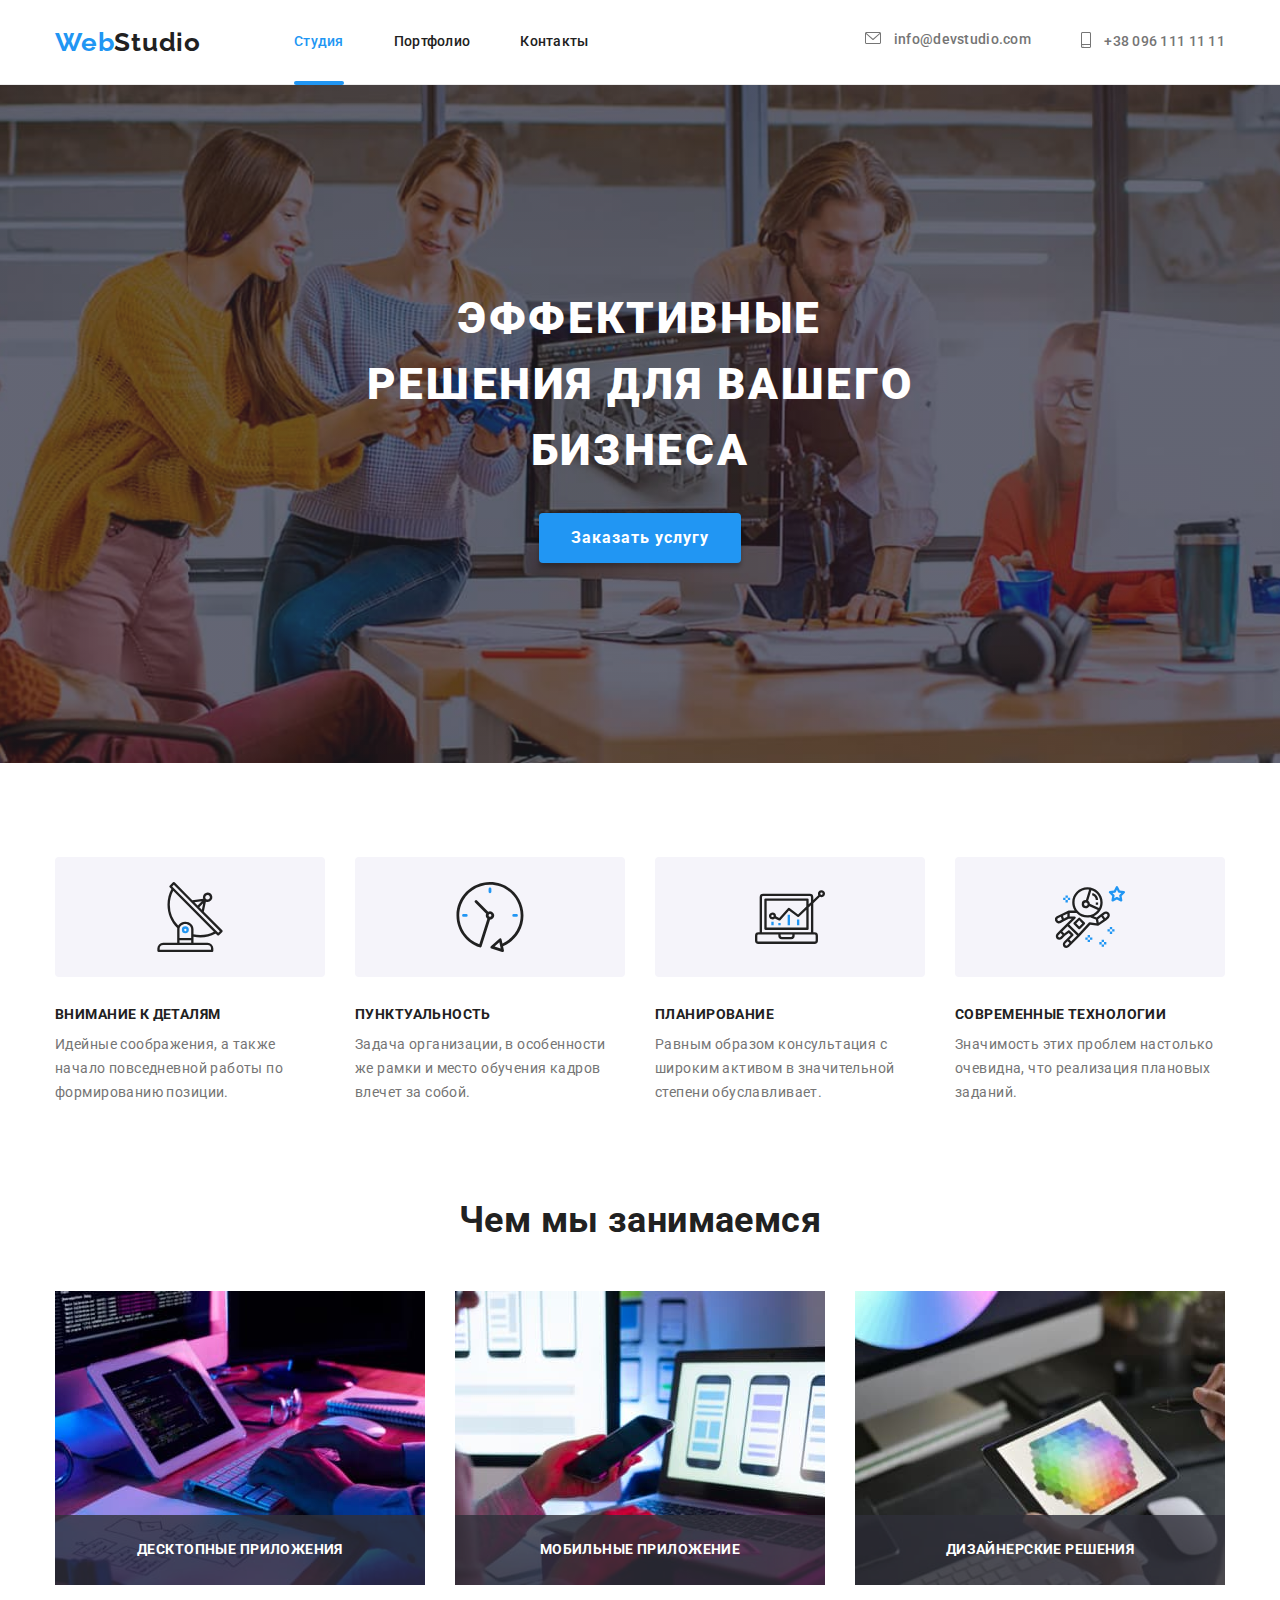
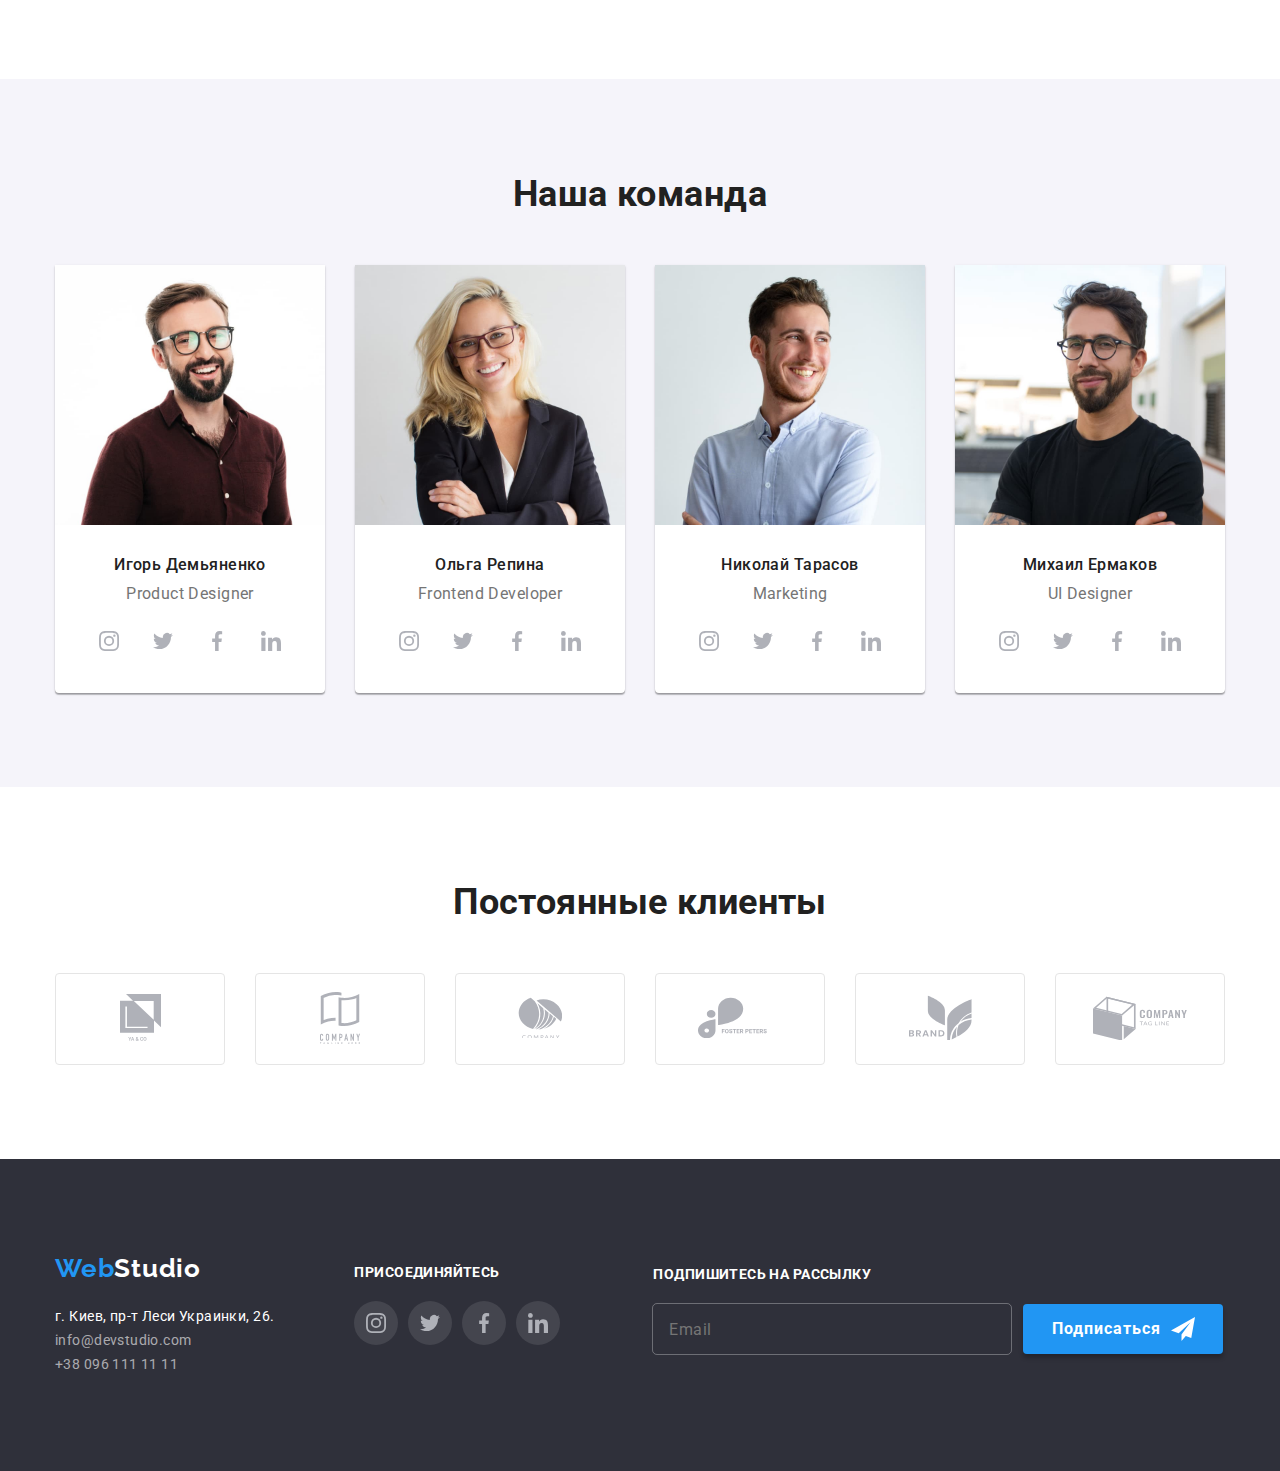
<file: index.html>
<!DOCTYPE html>
<html lang="ru">
  <head>
    <meta charset="UTF-8" />
    <meta http-equiv="X-UA-Compatible" content="IE=edge" />
    <meta name="viewport" content="width=device-width, initial-scale=1.0" />

    <title>Web Studio</title>
    <link href="https://fonts.googleapis.com" rel="preconnect" />
    <link href="https://fonts.gstatic.com" rel="preconnect" crossorigin />
    <link
      href="https://fonts.googleapis.com/css2?family=Raleway:wght@700&family=Roboto:wght@400;500;700;900&display=swap"
      rel="stylesheet"
    />
    <link
      rel="stylesheet"
      href="https://cdnjs.cloudflare.com/ajax/libs/modern-normalize/0.6.0/modern-normalize.min.css"
    />
    <link rel="stylesheet" href="./css/styles.css" />
  </head>
  <body>
    <!-- Шапка -->
    <header class="header">
      <nav class="main-nav container">
        <a href="./index.html" class="logo"
          ><span class="logo-web">Web</span>Studio</a
        >

        <ul class="site-nav list">
          <li class="item">
            <a href="" class="link current nav-link">Студия</a>
          </li>
          <li class="item">
            <a href="./portfolio.html" class="link nav-link">Портфолио</a>
          </li>
          <li class="item"><a href="" class="link nav-link">Контакты</a></li>
        </ul>

        <ul class="contact-header list">
          <li class="item">
            <a href="mailto:info@devstudio.com" class="link">
              <span class="icon-header">
                <svg class="icon-mail" width="16px" height="12px">
                  <use href="./images/sprite.svg#icon-mail"></use>
                </svg>
              </span>
              info@devstudio.com</a
            >
          </li>
          <li class="item">
            <a href="tel:+380961111111" class="link">
              <span class="icon-header">
                <svg class="icon-mail" width="10px" height="16px">
                  <use href="./images/sprite.svg#icon-smartphone"></use>
                </svg>
              </span>
              +38 096 111 11 11</a
            >
          </li>
        </ul>
      </nav>
    </header>

    <main>
      <!-- Герой -->
      <section class="section-hero">
        <div class="container">
          <h1 class="hero-title">Эффективные решения для вашего бизнеса</h1>
          <button data-modal-open type="button" class="button primary">
            Заказать услугу
          </button>
        </div>
      </section>

      <!-- Преимущества -->
      <section class="section">
        <div class="container">
          <h2 class="section-title visually-hidden">Преимущества</h2>

          <ul class="advantages-list list">
            <li class="list-item">
              <div class="advantages-box">
                <svg class="icon-advantages" width="70px" height="70px">
                  <use href="./images/sprite.svg#icon-antenna"></use>
                </svg>
              </div>
              <h3 class="title">Внимание к деталям</h3>
              <p class="text">
                Идейные соображения, а также начало повседневной работы по
                формированию позиции.
              </p>
            </li>
            <li class="list-item">
              <div class="advantages-box">
                <svg class="icon-advantages" width="70px" height="70px">
                  <use href="./images/sprite.svg#icon-clock"></use>
                </svg>
              </div>
              <h3 class="title">Пунктуальность</h3>
              <p class="text">
                Задача организации, в особенности же рамки и место обучения
                кадров влечет за собой.
              </p>
            </li>
            <li class="list-item">
              <div class="advantages-box">
                <svg class="icon-advantages" width="70px" height="70px">
                  <use href="./images/sprite.svg#icon-diagram"></use>
                </svg>
              </div>
              <h3 class="title">Планирование</h3>
              <p class="text">
                Равным образом консультация с широким активом в значительной
                степени обуславливает.
              </p>
            </li>
            <li class="list-item">
              <div class="advantages-box">
                <svg class="icon-advantages" width="70px" height="70px">
                  <use href="./images/sprite.svg#icon-astronaut"></use>
                </svg>
              </div>
              <h3 class="title">Современные технологии</h3>
              <p class="text">
                Значимость этих проблем настолько очевидна, что реализация
                плановых заданий.
              </p>
            </li>
          </ul>
        </div>
      </section>

      <!-- Рабочий процесс -->
      <section class="section-work section">
        <div class="container">
          <h2 class="section-title">Чем мы занимаемся</h2>
          <ul class="work-list list">
            <li class="work-item">
              <img
                src="./images/main-site/work/laptop.jpg"
                alt="Человек набирает код"
                width="370"
                height="294"
              />
              <h3 class="work-desс">Десктопные приложения</h3>
            </li>
            <li class="work-item">
              <img
                src="./images/main-site/work/phone.jpg"
                alt="Телефон на фоне ноутбука"
                width="370"
                height="294"
              />
              <h3 class="work-desс">Мобильные приложение</h3>
            </li>
            <li class="work-item">
              <img
                src="./images/main-site/work/сolor_palette.jpg"
                alt="Цифровая палитра красок"
                width="370"
                height="294"
              />
              <h3 class="work-desс">Дизайнерские решения</h3>
            </li>
          </ul>
        </div>
      </section>

      <!-- Команда -->
      <section class="section team">
        <div class="container">
          <h2 class="section-title team">Наша команда</h2>

          <ul class="team-list list">
            <li class="item">
              <img
                src="./images/main-site/team/Igor.jpg"
                alt="Игорь Демьяненко Product Designer"
                width="270"
                height="260"
              />
              <h3 class="title">Игорь Демьяненко</h3>
              <p class="text">Product Designer</p>
              <ul class="socials list">
                <li class="socials-item">
                  <a class="socials-link" href="">
                    <svg class="socials-icon" width="20" height="20">
                      <use href="./images/sprite.svg#icon-instagrambody"></use>
                    </svg>
                  </a>
                </li>
                <li class="socials-item">
                  <a class="socials-link" href="">
                    <svg class="socials-icon" width="20" height="20">
                      <use href="./images/sprite.svg#icon-twitterbody"></use>
                    </svg>
                  </a>
                </li>
                <li class="socials-item">
                  <a class="socials-link" href="">
                    <svg class="socials-icon" width="20" height="20">
                      <use href="./images/sprite.svg#icon-facebookbody"></use>
                    </svg>
                  </a>
                </li>
                <li class="socials-item">
                  <a class="socials-link" href="">
                    <svg class="socials-icon" width="20" height="20">
                      <use href="./images/sprite.svg#icon-linkedinbody"></use>
                    </svg>
                  </a>
                </li>
              </ul>
            </li>

            <li class="item">
              <img
                src="./images/main-site/team/Olga.jpg"
                alt="Ольга Репина Frontend Developer"
                width="270"
                height="260"
              />
              <h3 class="title">Ольга Репина</h3>
              <p class="text">Frontend Developer</p>
              <ul class="socials list">
                <li class="socials-item">
                  <a class="socials-link" href="">
                    <svg class="socials-icon" width="20" height="20">
                      <use href="./images/sprite.svg#icon-instagrambody"></use>
                    </svg>
                  </a>
                </li>
                <li class="socials-item">
                  <a class="socials-link" href="">
                    <svg class="socials-icon" width="20" height="20">
                      <use href="./images/sprite.svg#icon-twitterbody"></use>
                    </svg>
                  </a>
                </li>
                <li class="socials-item">
                  <a class="socials-link" href="">
                    <svg class="socials-icon" width="20" height="20">
                      <use href="./images/sprite.svg#icon-facebookbody"></use>
                    </svg>
                  </a>
                </li>
                <li class="socials-item">
                  <a class="socials-link" href="">
                    <svg class="socials-icon" width="20" height="20">
                      <use href="./images/sprite.svg#icon-linkedinbody"></use>
                    </svg>
                  </a>
                </li>
              </ul>
            </li>

            <li class="item">
              <img
                src="./images/main-site/team/Nikolay.jpg"
                alt="Николай Тарасов Marketing"
                width="270"
                height="260"
              />
              <h3 class="title">Николай Тарасов</h3>
              <p class="text">Marketing</p>
              <ul class="socials list">
                <li class="socials-item">
                  <a class="socials-link" href="">
                    <svg class="socials-icon" width="20" height="20">
                      <use href="./images/sprite.svg#icon-instagrambody"></use>
                    </svg>
                  </a>
                </li>
                <li class="socials-item">
                  <a class="socials-link" href="">
                    <svg class="socials-icon" width="20" height="20">
                      <use href="./images/sprite.svg#icon-twitterbody"></use>
                    </svg>
                  </a>
                </li>
                <li class="socials-item">
                  <a class="socials-link" href="">
                    <svg class="socials-icon" width="20" height="20">
                      <use href="./images/sprite.svg#icon-facebookbody"></use>
                    </svg>
                  </a>
                </li>
                <li class="socials-item">
                  <a class="socials-link" href="">
                    <svg class="socials-icon" width="20" height="20">
                      <use href="./images/sprite.svg#icon-linkedinbody"></use>
                    </svg>
                  </a>
                </li>
              </ul>
            </li>

            <li class="item">
              <img
                src="./images/main-site/team/Mihail.jpg"
                alt="Михаил Ермаков UI Designer"
                width="270"
                height="260"
              />
              <h3 class="title">Михаил Ермаков</h3>
              <p class="text">UI Designer</p>
              <ul class="socials list">
                <li class="socials-item">
                  <a class="socials-link" href="">
                    <svg class="socials-icon" width="20" height="20">
                      <use href="./images/sprite.svg#icon-instagrambody"></use>
                    </svg>
                  </a>
                </li>
                <li class="socials-item">
                  <a class="socials-link" href="">
                    <svg class="socials-icon" width="20" height="20">
                      <use href="./images/sprite.svg#icon-twitterbody"></use>
                    </svg>
                  </a>
                </li>
                <li class="socials-item">
                  <a class="socials-link" href="">
                    <svg class="socials-icon" width="20" height="20">
                      <use href="./images/sprite.svg#icon-facebookbody"></use>
                    </svg>
                  </a>
                </li>
                <li class="socials-item">
                  <a class="socials-link" href="">
                    <svg class="socials-icon" width="20" height="20">
                      <use href="./images/sprite.svg#icon-linkedinbody"></use>
                    </svg>
                  </a>
                </li>
              </ul>
            </li>
          </ul>
        </div>
      </section>

      <!-- Regular customers -->

      <section class="section">
        <div class="container">
          <h2 class="section-title clients">Постоянные клиенты</h2>
          <ul class="clients-list list">
            <li class="client-item">
              <a class="client-link">
                <svg class="client-icon" width="41px" height="47px">
                  <use href="./images/sprite.svg#icon-clientone"></use></svg
              ></a>
            </li>
            <li class="client-item">
              <a class="client-link">
                <svg class="client-icon" width="40px" height="52px">
                  <use href="./images/sprite.svg#icon-clienttwo"></use>
                </svg>
              </a>
            </li>
            <li class="client-item">
              <a class="client-link"
                ><svg class="client-icon" width="44px" height="41px">
                  <use href="./images/sprite.svg#icon-clientthree"></use></svg
              ></a>
            </li>
            <li class="client-item">
              <a class="client-link"
                ><svg class="client-icon" width="84px" height="41px">
                  <use href="./images/sprite.svg#icon-clientfour"></use></svg
              ></a>
            </li>
            <li class="client-item">
              <a class="client-link"
                ><svg class="client-icon" width="63px" height="45px">
                  <use href="./images/sprite.svg#icon-clientfive"></use></svg
              ></a>
            </li>
            <li class="client-item">
              <a class="client-link"
                ><svg class="client-icon" width="94px" height="44px">
                  <use href="./images/sprite.svg#icon-clientsix"></use></svg
              ></a>
            </li>
          </ul>
        </div>
      </section>
    </main>

    <!-- Футер -->
    <footer class="footer section">
      <div class="footer container">
        <div class="footer-adress">
          <a href="./index.html" class="footer logo"
            ><span class="logo-web">Web</span
            ><span class="logo-studio">Studio</span></a
          >
          <!-- Адресс -->
          <address>
            <ul class="adress list">
              <li>
                <a
                  href="https://goo.gl/maps/piqngm7oDQpEDh6u6"
                  class="footer-adress"
                  target="_blank"
                  rel="noopener nofollow noreferrer"
                  >г. Киев, пр-т Леси Украинки, 26.</a
                >
              </li>
              <li>
                <a href="mailto:info@devstudio.com" class="footer-mail"
                  >info@devstudio.com</a
                >
              </li>
              <li>
                <a href="tel:+380961111111" class="footer-tel"
                  >+38 096 111 11 11</a
                >
              </li>
            </ul>
          </address>
        </div>

        <!-- social  -->
        <div class="footer-social">
          <h2 class="footer-tittle">присоединяйтесь</h2>
          <ul class="socials list">
            <li class="socials-item">
              <a class="socials-link" href="">
                <svg class="socials-icon" width="20" height="20">
                  <use href="./images/sprite.svg#icon-instagrambody"></use>
                </svg>
              </a>
            </li>
            <li class="socials-item">
              <a class="socials-link" href="">
                <svg class="socials-icon" width="20" height="20">
                  <use href="./images/sprite.svg#icon-twitterbody"></use>
                </svg>
              </a>
            </li>
            <li class="socials-item">
              <a class="socials-link" href="">
                <svg class="socials-icon" width="20" height="20">
                  <use href="./images/sprite.svg#icon-facebookbody"></use>
                </svg>
              </a>
            </li>
            <li class="socials-item">
              <a class="socials-link" href="">
                <svg class="socials-icon" width="20" height="20">
                  <use href="./images/sprite.svg#icon-linkedinbody"></use>
                </svg>
              </a>
            </li>
          </ul>
        </div>

        <!-- subscription -->
        <form class="subscription">
          <h2 class="subscription-title">Подпишитесь на рассылку</h2>
          <div class="subscription-mail">
            <input
              type="email"
              class="subscription-mail-input"
              name="mail"
              id="subscription-mail"
              placeholder="Email"
            />
            <button type="submit" class="subscription-button button primary">
              Подписаться
              <span class="subscription-icon">
                <svg width="24" height="24">
                  <use href="./images/sprite.svg#icon-send"></use>
                </svg>
              </span>
            </button>
          </div>
        </form>
      </div>
    </footer>

    <!-- Modal -->
    <div class="backdrop is-hidden" data-modal>
      <div class="modal">
        <button class="modal-button" data-modal-close>
          <svg class="close-icon" width="18" height="18">
            <use href="./images/sprite.svg#icon-close-black"></use>
          </svg>
        </button>
        <h2 class="title-form">Оставьте свои данные, мы вам перезвоним</h2>
        <form class="form js-speaker-form">
          <div class="form-field">
            <label for="name">Имя</label>
            <input
              type="text"
              class="form-input"
              name="name"
              id="name"
              autofocus
            />
            <span class="modal-icon">
              <svg width="18" height="18">
                <use href="./images/sprite.svg#icon-person-black"></use>
              </svg>
            </span>
          </div>

          <div class="form-field">
            <label for="tel">Телефон</label>
            <input type="tel" class="form-input" name="tel" id="tel" />

            <svg class="modal-icon" width="18" height="18">
              <use href="./images/sprite.svg#icon-phone-black"></use>
            </svg>
          </div>

          <div class="form-field">
            <label for="mail">Почта</label>
            <input
              type="email"
              class="form-input"
              name="mail-input"
              id="mail"
            />
            <svg class="modal-icon" width="18" height="18">
              <use href="./images/sprite.svg#icon-email-black"></use>
            </svg>
          </div>

          <div class="form-field">
            <label for="comment">Коментарий</label>
            <textarea
              class="comment"
              name="comment"
              id="comment"
              rows="10"
              placeholder="Введите текст"
            ></textarea>
          </div>

          <label class="checkbox-label">
            <input class="checkbox" type="checkbox" name="policy" />
            <span class="icon"></span>
            <span class="checkbox-text">Соглашаюсь с рассылкой и принимаю</span>
            <span class="checkbox-link"
              ><a class="checkbox-link" href="">Условия договора</a>
            </span>
          </label>

          <button type="submit" class="button primary">Отправить</button>
        </form>
      </div>
    </div>
    <script src="./js/modal.js"></script>
  </body>
</html>
</file>
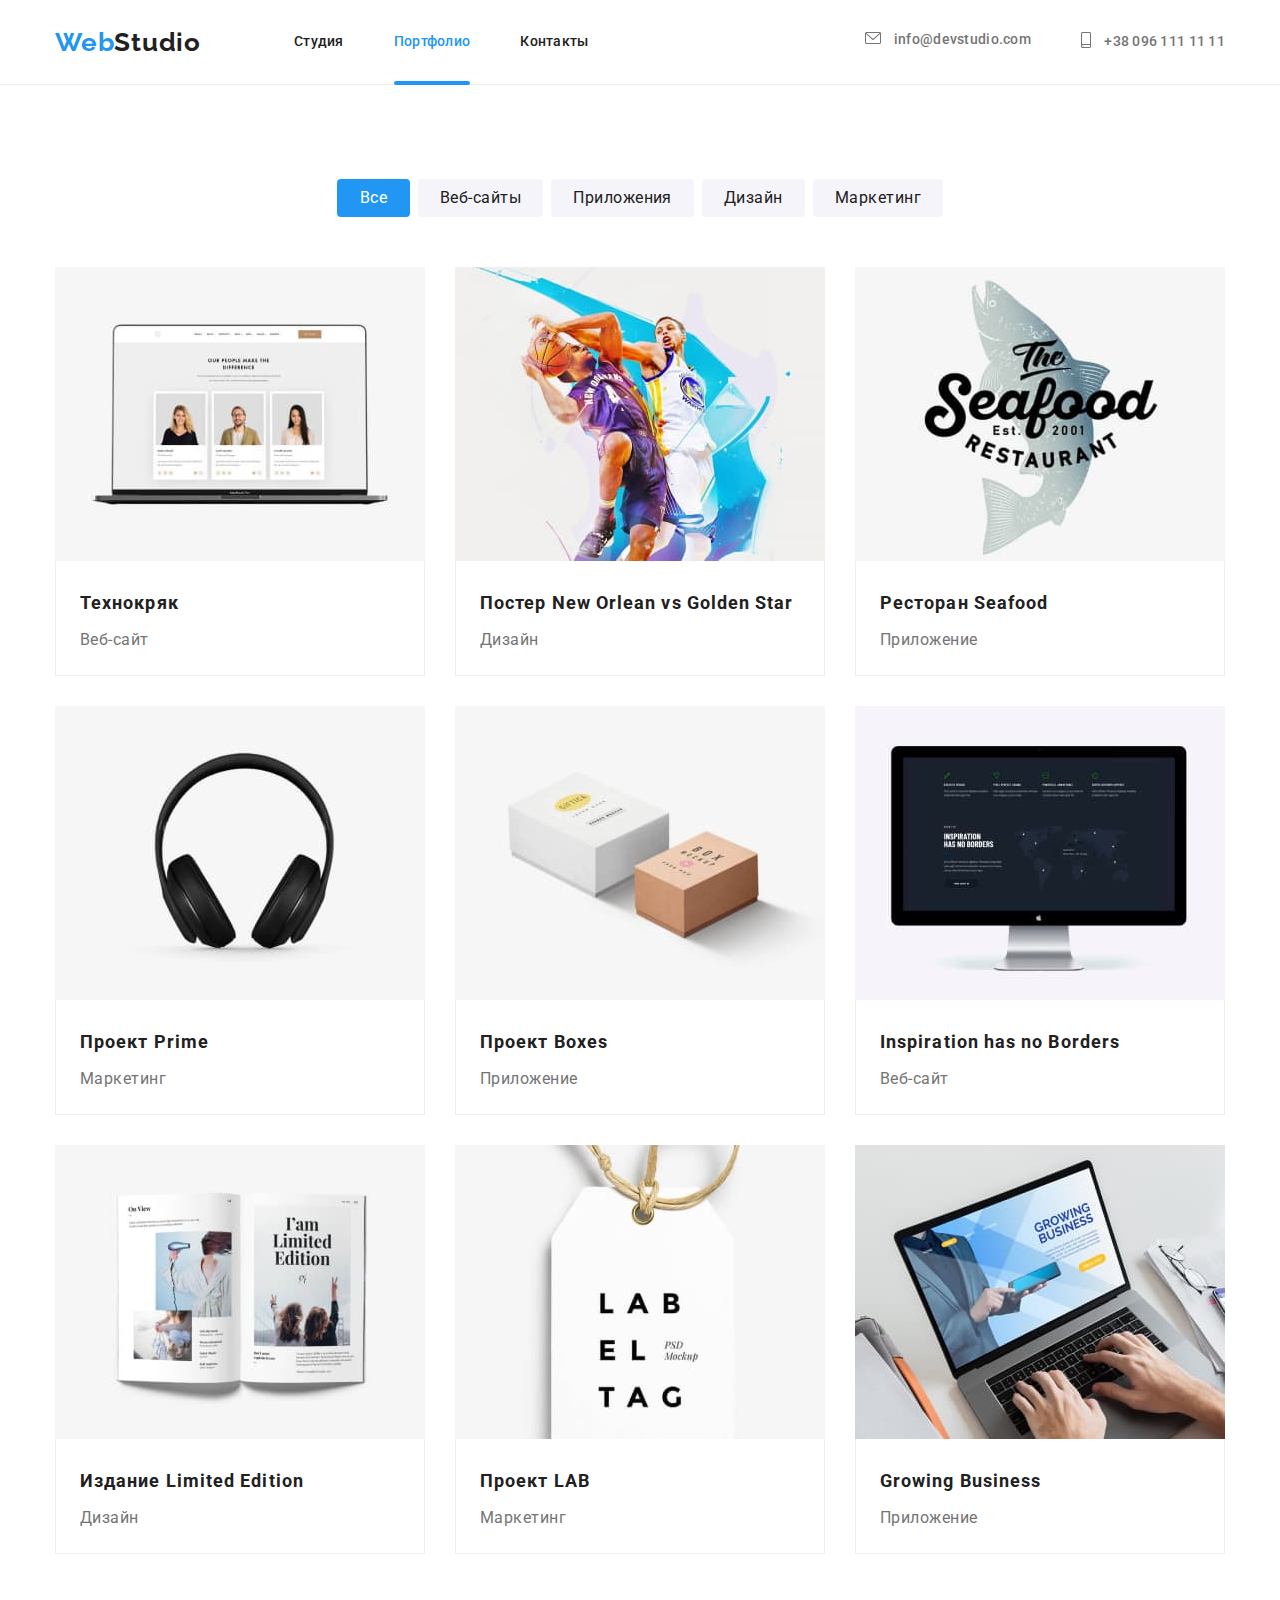
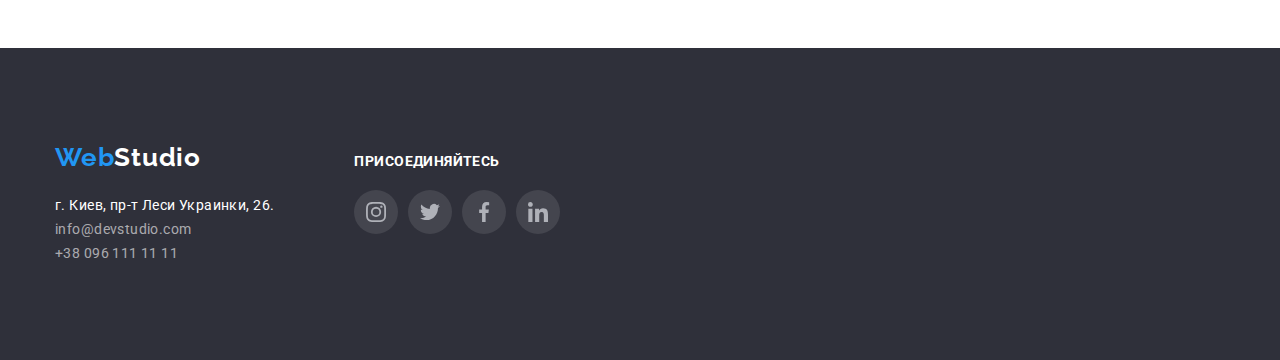
<file: portfolio.html>
<!DOCTYPE html>
<html lang="ru">
  <head>
    <meta charset="UTF-8" />
    <meta http-equiv="X-UA-Compatible" content="IE=edge" />
    <meta name="viewport" content="width=device-width, initial-scale=1.0" />
    <title>Portfolio</title>
    <link href="https://fonts.googleapis.com" rel="preconnect" />
    <link href="https://fonts.gstatic.com" rel="preconnect" crossorigin />
    <link
      href="https://fonts.googleapis.com/css2?family=Raleway:wght@700&family=Roboto:wght@400;500;700;900&display=swap"
      rel="stylesheet"
    />
    <link
      rel="stylesheet"
      href="https://cdnjs.cloudflare.com/ajax/libs/modern-normalize/0.6.0/modern-normalize.min.css"
    />
    <link rel="stylesheet" href="./css/styles.css" />
  </head>
  <body>
    <!-- Шапка -->
    <header class="header">
      <nav class="main-nav container">
        <a href="./index.html" class="logo"
          ><span class="logo-web">Web</span>Studio</a
        >

        <ul class="site-nav list">
          <li class="item">
            <a href="./index.html" class="nav-link link">Студия</a>
          </li>
          <li class="item">
            <a href="./portfolio.html" class="nav-link link current"
              >Портфолио</a
            >
          </li>
          <li class="item"><a href="" class="nav-link link">Контакты</a></li>
        </ul>

        <ul class="contact-header list">
          <li class="item">
            <a href="mailto:info@devstudio.com" class="link">
              <span class="icon-header">
                <svg class="icon-mail" width="16px" height="12px">
                  <use href="./images/sprite.svg#icon-mail"></use>
                </svg>
              </span>
              info@devstudio.com</a
            >
          </li>
          <li class="item">
            <a href="tel:+380961111111" class="link">
              <span class="icon-header">
                <svg class="icon-mail" width="10px" height="16px">
                  <use href="./images/sprite.svg#icon-smartphone"></use>
                </svg>
              </span>
              +38 096 111 11 11</a
            >
          </li>
        </ul>
      </nav>
    </header>

    <main>
      <!-- Портфолио -->
      <section class="section portfolio">
        <div class="container">
          <h1 class="section-title visually-hidden">Портфолио</h1>
          <ul class="portfolio-filter list">
            <li class="item">
              <button type="button" class="button primary-filter">Все</button>
            </li>
            <li class="item">
              <button type="button" class="button">Веб-сайты</button>
            </li>
            <li class="item">
              <button type="button" class="button">Приложения</button>
            </li>
            <li class="item">
              <button type="button" class="button">Дизайн</button>
            </li>
            <li class="item">
              <button type="button" class="button">Маркетинг</button>
            </li>
          </ul>
        </div>

        <div class="container">
          <ul class="portfolio-list list">
            <li class="item">
              <a
                href=""
                class="portfolio-link link"
                target="_blank"
                rel="noopener nofollow noreferrer"
              >
                <div class="portfolio-img">
                  <img
                    src="./images/portfolio/technocrack.jpg"
                    alt="Ноутбук с сайтом"
                    width="370"
                    height="294"
                  />
                  <div class="project-description">
                    <p class="project-text">
                      Ресурс предлагает комплексные предложения с разным уровнем
                      функционала и сервисов. Все это позволит посетителю
                      получить исчерпывающие сведения о компании или частном
                      лице.
                    </p>
                  </div>
                </div>
                <div class="description">
                  <h2 class="title">Технокряк</h2>
                  <p class="text">Веб-сайт</p>
                </div>
              </a>
            </li>

            <li class="item">
              <a
                href=""
                class="portfolio-link link"
                target="_blank"
                rel="noopener nofollow noreferrer"
              >
                <div class="portfolio-img">
                  <img
                    src="./images/portfolio/poster.jpg"
                    alt="<Баскетболисты>"
                    width="370"
                    height="294"
                  />
                  <div class="project-description">
                    <p class="project-text">
                      Ресурс предлагает комплексные предложения с разным уровнем
                      функционала и сервисов. Все это позволит посетителю
                      получить исчерпывающие сведения о компании или частном
                      лице.
                    </p>
                  </div>
                </div>
                <div class="description">
                  <h2 class="title">Постер New Orlean vs Golden Star</h2>
                  <p class="text">Дизайн</p>
                </div>
              </a>
            </li>

            <li class="item">
              <a
                href=""
                class="portfolio-link link"
                target="_blank"
                rel="noopener nofollow noreferrer"
              >
                <div class="portfolio-img">
                  <img
                    src="./images/portfolio/seafood.jpg"
                    alt="Лого ресторана с рыбой"
                    width="370"
                    height="294"
                  />
                  <div class="project-description">
                    <p class="project-text">
                      Ресурс предлагает комплексные предложения с разным уровнем
                      функционала и сервисов. Все это позволит посетителю
                      получить исчерпывающие сведения о компании или частном
                      лице.
                    </p>
                  </div>
                </div>
                <div class="description">
                  <h2 class="title">Ресторан Seafood</h2>
                  <p class="text">Приложение</p>
                </div>
              </a>
            </li>

            <li class="item">
              <a
                href=""
                class="portfolio-link link"
                target="_blank"
                rel="noopener nofollow noreferrer"
              >
                <div class="portfolio-img">
                  <img
                    src="./images/portfolio/prj_prime.jpg"
                    alt="Наушники"
                    width="370"
                    height="294"
                  />
                  <div class="project-description">
                    <p class="project-text">
                      Ресурс предлагает комплексные предложения с разным уровнем
                      функционала и сервисов. Все это позволит посетителю
                      получить исчерпывающие сведения о компании или частном
                      лице.
                    </p>
                  </div>
                </div>
                <div class="description">
                  <h2 class="title">Проект Prime</h2>
                  <p class="text">Маркетинг</p>
                </div>
              </a>
            </li>

            <li class="item">
              <a
                href=""
                class="portfolio-link link"
                target="_blank"
                rel="noopener nofollow noreferrer"
              >
                <div class="portfolio-img">
                  <img
                    src="./images/portfolio/prj_box.jpg"
                    alt="Две коробки"
                    width="370"
                    height="294"
                  />
                  <div class="project-description">
                    <p class="project-text">
                      Ресурс предлагает комплексные предложения с разным уровнем
                      функционала и сервисов. Все это позволит посетителю
                      получить исчерпывающие сведения о компании или частном
                      лице.
                    </p>
                  </div>
                </div>
                <div class="description">
                  <h2 class="title">Проект Boxes</h2>
                  <p class="text">Приложение</p>
                </div>
              </a>
            </li>

            <li class="item">
              <a
                href=""
                class="portfolio-link link"
                target="_blank"
                rel="noopener nofollow noreferrer"
              >
                <div class="portfolio-img">
                  <img
                    src="./images/portfolio/inspiration.jpg"
                    alt="Монитор с сайтом"
                    width="370"
                    height="294"
                  />
                  <div class="project-description">
                    <p class="project-text">
                      Ресурс предлагает комплексные предложения с разным уровнем
                      функционала и сервисов. Все это позволит посетителю
                      получить исчерпывающие сведения о компании или частном
                      лице.
                    </p>
                  </div>
                </div>
                <div class="description">
                  <h2 class="title">Inspiration has no Borders</h2>
                  <p class="text">Веб-сайт</p>
                </div>
              </a>
            </li>

            <li class="item">
              <a
                href=""
                class="portfolio-link link"
                target="_blank"
                rel="noopener nofollow noreferrer"
              >
                <div class="portfolio-img">
                  <img
                    src="./images/portfolio/limited_edition.jpg"
                    alt="Журнал"
                    width="370"
                    height="294"
                  />
                  <div class="project-description">
                    <p class="project-text">
                      Ресурс предлагает комплексные предложения с разным уровнем
                      функционала и сервисов. Все это позволит посетителю
                      получить исчерпывающие сведения о компании или частном
                      лице.
                    </p>
                  </div>
                </div>
                <div class="description">
                  <h2 class="title">Издание Limited Edition</h2>
                  <p class="text">Дизайн</p>
                </div>
              </a>
            </li>

            <li class="item">
              <a
                href=""
                class="portfolio-link link"
                target="_blank"
                rel="noopener nofollow noreferrer"
              >
                <div class="portfolio-img">
                  <img
                    src="./images/portfolio/prj_lab.jpg"
                    alt="Экикетка"
                    width="370"
                    height="294"
                  />
                  <div class="project-description">
                    <p class="project-text">
                      Ресурс предлагает комплексные предложения с разным уровнем
                      функционала и сервисов. Все это позволит посетителю
                      получить исчерпывающие сведения о компании или частном
                      лице.
                    </p>
                  </div>
                </div>
                <div class="description">
                  <h2 class="title">Проект LAB</h2>
                  <p class="text">Маркетинг</p>
                </div>
              </a>
            </li>

            <li class="item">
              <a
                href=""
                class="portfolio-link link"
                target="_blank"
                rel="noopener nofollow noreferrer"
              >
                <div class="portfolio-img">
                  <img
                    src="./images/portfolio/growing_business.jpg"
                    alt="Ноутбук"
                    width="370"
                    height="294"
                  />
                  <div class="project-description">
                    <p class="project-text">
                      Ресурс предлагает комплексные предложения с разным уровнем
                      функционала и сервисов. Все это позволит посетителю
                      получить исчерпывающие сведения о компании или частном
                      лице.
                    </p>
                  </div>
                </div>
                <div class="description">
                  <h2 class="title">Growing Business</h2>
                  <p class="text">Приложение</p>
                </div>
              </a>
            </li>
          </ul>
        </div>
      </section>
    </main>

    <!-- Футер -->
    <footer class="footer section">
      <div class="footer container">
        <div class="footer-adress">
          <a href="./index.html" class="logo"
            ><span class="logo-web">Web</span
            ><span class="logo-studio">Studio</span></a
          >
          <!-- Адресс -->
          <address>
            <ul class="adress list">
              <li>
                <a
                  href="https://goo.gl/maps/piqngm7oDQpEDh6u6"
                  class="footer-adress"
                  target="_blank"
                  rel="noopener nofollow noreferrer"
                  >г. Киев, пр-т Леси Украинки, 26.</a
                >
              </li>
              <li>
                <a href="mailto:info@devstudio.com" class="footer-mail"
                  >info@devstudio.com</a
                >
              </li>
              <li>
                <a href="tel:+380961111111" class="footer-tel"
                  >+38 096 111 11 11</a
                >
              </li>
            </ul>
          </address>
        </div>

        <!-- social  -->
        <div class="footer-social">
          <h2 class="footer-tittle">присоединяйтесь</h2>
          <ul class="socials list">
            <li class="socials-item">
              <a class="socials-link" href="">
                <svg class="socials-icon" width="20" height="20">
                  <use href="./images/sprite.svg#icon-instagrambody"></use>
                </svg>
              </a>
            </li>
            <li class="socials-item">
              <a class="socials-link" href="">
                <svg class="socials-icon" width="20" height="20">
                  <use href="./images/sprite.svg#icon-twitterbody"></use>
                </svg>
              </a>
            </li>
            <li class="socials-item">
              <a class="socials-link" href="">
                <svg class="socials-icon" width="20" height="20">
                  <use href="./images/sprite.svg#icon-facebookbody"></use>
                </svg>
              </a>
            </li>
            <li class="socials-item">
              <a class="socials-link" href="">
                <svg class="socials-icon" width="20" height="20">
                  <use href="./images/sprite.svg#icon-linkedinbody"></use>
                </svg>
              </a>
            </li>
          </ul>
        </div>
      </div>
    </footer>
  </body>
</html>
</file>
<file: css/styles.css>
html {
    box-sizing: border-box;
}

*,
*::after,
*::before {
    box-sizing: inherit;
}

/* цвет основного текста #212121 */
/* вторичный цвет #757575 */
/*белый #FFFFFF  */
/* акцент #2196F3; */
/* подвал rgba(255, 255, 255, 0.6) */
/* вторичный цвет фона #2F303A; */
/* фон неактивной кнопки #F5F4FA*/
/* цвет рамки карточек #EEEEEE*/
/* цвет нижней рамки хедера #ECECEC */
/* цвет иконок #AFB1B8 */
/* цвет рамки клиентов #E5E5E5 */
/* цвет фона модального окнна rgba(0, 0, 0, 0.25)*/

:root {
    --primary-text-color: #212121;
    --secondary-text-color: #757575;
    --accent-color: #2196F3;
    --primary-white-color: #FFFFFF;
    --footer-color: rgba(255, 255, 255, 0.6);
    --secondary-bg-color: #2F303A;
    --button-bg-color: #F5F4FA;
    --border-card-color: #EEEEEE;
    --border-header-color: #ECECEC;
    --icon-color: #AFB1B8;
    --borger-client-color: #E5E5E5;
    --bg-modal-color: rgba(0, 0, 0, 0.25)
}

body {
    background-color: var(--primary-white-color);
    color: var(--primary-text-color);

    font-family: "Roboto", sans-serif; 
    font-size: 14px;
    letter-spacing: 0.03em;
}

/* Утиилиты */
.container {
    margin-left: auto;
    margin-right: auto;
    width: 1200px;
    padding-left: 15px;
    padding-right: 15px;
    /* outline: 2px solid tomato; */
}

.list {
    padding: 0;
    margin: 0;
    list-style: none;
}

.link {
    text-decoration: none;
    color: inherit;
}

img {
    display: block;
    max-width: 100%;
    height: auto;
}

/* main-nav */
.main-nav{
    display: flex;
    align-items: center;
}

/* Logo */
.logo {

    color: var(--primary-text-color);
    font-family: Raleway, cursive;
    font-weight: 700;
    font-size: 26px;
    line-height: 1.19;
    letter-spacing: 0.03em;

    text-decoration: none;
}

.logo-web {
    color: var(--accent-color);
}

/* site nav */
.site-nav {
    display: flex;
    margin-left: 93px;
}

.site-nav .item:not(:last-child) {
    margin-right: 50px;
}

.site-nav .link:hover,
.site-nav .link:focus {
    color: var(--accent-color);

    transition: color 250ms cubic-bezier(0.4, 0, 0.2, 1);
}

.site-nav .link {
    display: block;
    padding-top: 32px;
    padding-bottom: 32px;

    position: relative;

    color: var(--primary-text-color);
    font-weight: 500;
    line-height: 1.14;
    letter-spacing: 0.02em;
}

.site-nav .link.current {
    color: var(--accent-color);
}

.site-nav .link.current::after {
    content: '';

    position: absolute;
    left: 0;
    bottom: -2.6px;

    display: block;
    width: 100%;
    height: 4px;
    background-color: var(--accent-color);

    opacity: 1;
    transform: scaleX(1);
    border-radius: 2px;
}

.nav-link::after {
    content: '';

    position: absolute;
    left: 0;
    bottom: -2.6px;

    display: block;
    width: 100%;
    height: 4px;
    background-color: var(--accent-color);

    opacity: 0;
    transform: scaleX(0);
    transform-origin: center left;
    transition: transform 250ms cubic-bezier(0.4, 0, 0.2, 1),
        opacity 250ms cubic-bezier(0.4, 0, 0.2, 1); 
    border-radius: 2px;
}


.nav-link:hover::after {
    opacity: 1;
    width: 100%;
    transform: scaleX(1);

}

.contact-header .link:hover,
.contact-header .link:focus {
    color: var(--accent-color);

    transition: color 250ms cubic-bezier(0.4, 0, 0.2, 1);
}

.contact-header {
    display: flex;
    margin-left: auto;
}

.contact-header .item:not(:last-child) {
    margin-right: 50px;
}

.contact-header .link {

    display: block;
    padding-top: 32px;
    padding-bottom: 32px;

    color: var(--secondary-text-color);
    font-weight: 500;
    line-height: 1.14;
    letter-spacing: 0.02em;
}

.icon-header{
    margin-right: 10px;
    fill: inherit;
    vertical-align: middle;
    fill: currentColor;
}

.header {
    border-bottom-width: 1px;
    border-bottom-style: solid;
    border-bottom-color: #ECECEC;
}

/* hero */
.section-hero {

    max-width: 1600px;
    min-height: 600px;
    margin-right: auto;
    margin-left: auto;

    background-image: linear-gradient(
        to right,
        rgba(47, 48, 58, 0.4),
        rgba(47, 48, 58, 0.4)
        ),
    url("../images/main-site/heager_img.jpg");
    background-repeat: no-repeat;
    background-size: cover;
    background-position: center;

    padding-top: 200px;
    padding-bottom: 200px;

    background-color: var(--secondary-bg-color);
    text-align: center;
}

.section {
    padding-top: 94px;
    padding-bottom: 94px;
}

/* .section +.section{
    padding-top: 0px;
} */

.section-title {
    margin-top: 0;
    margin-bottom: 50px;

    font-size: 36px;
    line-height: 1.17;
    text-align: center;
}

.hero-title {
    margin-top: 0;
    margin-bottom: 30px;
    margin-right: 283px;
    margin-left: 283px;

    color: var(--primary-white-color);
    text-transform: uppercase;

    font-weight: 900;
    font-size: 44px;
    line-height: 1.5;
    /* text-align: center; */
    letter-spacing: 0.06em;
}

/* Button */
.button.primary {
    display: block;
    padding: 10px 32px;
    margin: 0 auto;
    min-width: 200px;

    color: var(--primary-white-color);
    background-color: var(--accent-color);
    box-shadow: 0px 4px 4px rgba(0, 0, 0, 0.25);

    font-weight: 700;
    font-size: 16px;
    line-height: 1.88;
    letter-spacing: 0.06em;
}

.button {
    border-radius: 4px;
    padding: 6px 22px;
    min-width: 73px;
    border: none;


    color: var(--primary-text-color);
    background-color: var(--button-bg-color);

    cursor: pointer;
    font-family: inherit;

    font-size: 16px;
    line-height: 1.63;
    
    text-align: center;
    letter-spacing: 0.03em;
}

/* Advantages */
.section-work{
    padding-top: 0px;
}

.visually-hidden {
    position: absolute;
    width: 1px;
    height: 1px;
    margin: -1px;
    border: 0;
    padding: 0;
    white-space: nowrap;
    clip-path: inset(100%);
    clip: rect(0 0 0 0);
    overflow: hidden;

}

.advantages-list {
    display: flex;
    flex-wrap: wrap;
}

.advantages-list .list-item {
    width: 270px;
}

.advantages-box {
    display: flex;
    justify-content: center;
    align-items: center;
    height: 120px;
    width: 270px;
    border-radius: 4px;
    margin-bottom: 30px;

    background-color: var(--button-bg-color);
}

.icon-advantages {
    margin: 0 auto;
}

.advantages-list .list-item:not(:last-child){
    margin-right: 30px;
}

.advantages-list .title{
    margin-top: 0;
    margin-bottom: 10px;

    text-transform: uppercase;

    font-size: 14px;
    line-height: 1.14;
}

.advantages-list .text{     
    margin-top: 0;
    margin-bottom: 0;

    color: var(--secondary-text-color);
    line-height: 1.71; 
}

.work-list {
    display: flex;
    flex-wrap: wrap;
    justify-content: space-between;
}

.work-item {
    position: relative;
}

.work-desс {
    font-weight: 700;
    font-size: 14px;
    line-height: 1.14;
    text-align: center;
    letter-spacing: 0.03em;
    text-transform: uppercase;
    position: absolute;
    bottom: 0;
    width: 100%;
    padding: 27px 0;
    margin: 0;
    color: var(--primary-white-color);
    background-color: rgba(47, 48, 58, 0.8);
    transition: transform 250ms cubic-bezier(0.4, 0, 0.2, 1);
}

/* Team */

.team-list {
    display: flex;
    flex-wrap: wrap;
}

.team-list .item:not(:last-child) {
    margin-right: 30px;
}

.team-list .item{

    border-bottom-right-radius: 4px;
    border-bottom-left-radius: 4px;

    box-shadow: 0px 1px 3px rgba(0, 0, 0, 0.12), 0px 1px 1px rgba(0, 0, 0, 0.14), 0px 2px 1px rgba(0, 0, 0, 0.2);

    background-color: var(--primary-white-color);
}

.section.team{  
    padding-top: 94px;
    
    background-color: var(--button-bg-color);
}

.team-list .title {

    margin-top: 0;
    margin-bottom: 0;
    padding-top: 30px;
    padding-bottom: 10px;

    font-weight: 500;
    font-size: 16px;
    line-height: 1.19;
    text-align: center;
}

.team-list .text{

    margin-top: 0;
    margin-bottom: 0px;
    padding-bottom: 16px;
  
    color: var(--secondary-text-color);

    font-size: 16px;
    line-height: 1.19;  
    text-align: center;

}

.socials {
    display: flex;
    align-items: center;
    justify-content: center;

    padding-bottom: 30px;
}

.socials-item:not(:last-child) {
  margin-right: 10px;
}

.socials-link {
    display: flex;
    justify-content: center;
    align-items: center;
    width: 100%;
    height: 100%;

    color: var(--icon-color);
    border-radius: 50%;
}

.socials-link:hover,
.socials-link:focus {
    color: var(--primary-white-color);
    background-color: var(--accent-color);

    transition: color 250ms cubic-bezier(0.4, 0, 0.2, 1);
}

.socials-icon {
    fill: currentColor;
}

/* Постоянные клиенты */
.clients-list {
    display: flex;
}

.client-item {
    display: flex;
    justify-content: center;
    align-items: center;
    
    width: 170px;
    height: 92px;
    border: 1px solid var(--borger-client-color);
    border-radius: 4px;
    margin-right: 30px;
}

.client-item:hover,
.client-item:focus{
    border-color: var(--accent-color);
    border-radius: 4px;

    transition: border-top-color 250ms cubic-bezier(0.4, 0, 0.2, 1),
        border-right-color 250ms cubic-bezier(0.4, 0, 0.2, 1),
        border-bottom-color 250ms cubic-bezier(0.4, 0, 0.2, 1);
}


.client-icon {
    fill: var(--icon-color);
}

.client-item:hover .client-icon,
.client-item:focus .client-icon{
    fill: var(--accent-color);

    transition: fill 250ms cubic-bezier(0.4, 0, 0.2, 1);
}

.client-item:last-child {
    margin: 0;
}

.item-icon {
    fill: var(--icon-color);
}

.item-icon:hover,
.item-icon:focus {
    fill: var(--accent-color);
    transition: fill 250ms cubic-bezier(0.4, 0, 0.2, 1);
}

/* Футер */
.footer {
    background-color: var(--secondary-bg-color);
}

.logo-studio {
    color: var(--primary-white-color);
}

.adress.list {
    margin-top: 20px;
}

.footer-adress{
    display: inline-block;
    margin-right: 40px;

    text-decoration: none;
    font-style: normal;

    color: var(--primary-white-color);
    
    font-weight: 400;
    line-height: 1.71;
    letter-spacing: 0.03em;
}

.footer-mail,
.footer-tel{
    text-decoration: none;
    font-style: normal;

    color: var(--footer-color);

    font-weight: 400;
    line-height: 1.71;    
    letter-spacing: 0.03em;
}

.footer-mail:hover,
.footer-mail:focus,
.footer-tel:hover,
.footer-tel:focus{
    color: var(--accent-color);

    transition: color 250ms cubic-bezier(0.4, 0, 0.2, 1);
}

.footer.container {
    display: flex;
}

.footer-social {
    display: inline-block;
}

.footer-tittle {

    font-weight: 700;
    font-size: 14px;
    line-height: 1.14;
    letter-spacing: 0.03em;
    margin-bottom: 20px;

    color: var(--primary-white-color);
    text-transform: uppercase;
}

.socials-item {
    position: relative;
    width: 44px;
    height: 44px;
    border-radius: 50%;
    fill: var(--primary-white-color);
    background-color: rgba(255, 255, 255, .1);
}

/* subscription */

.subscription {
    margin-left: 93px;
}

.subscription-title {
    font-weight: 700;
    font-size: 14px;
    line-height: 1.4;
    letter-spacing: 0.03em;
    text-transform: uppercase;
    margin-bottom: 20px;

    color: var(--primary-white-color);
}

.subscription-mail {
    display: flex;    
}

.subscription-mail-input {
    
    width: 358px;
    height: 50px;
    
    padding: 15px 16px;
    margin-right: 12px;
    
    border: none;
    background-color: transparent;
    outline: 1px solid rgba(255, 255, 255, 0.3);
    border-radius: 4px;

    font-weight: 400;
    font-size: 16px;
    line-height: 1.25;
    letter-spacing: 0.03em;
    color: rgba(255, 255, 255, 0.6);
}

.subscription-mail .subscription-button {
    display: flex;
    text-align: center;
    align-items: center;
    padding: 0px;
    padding-left: 29px;
}

.subscription-button-title {
    margin-right: 10px;
}

.subscription-icon {
    display: flex;
    text-align: center;
    align-items: center;
    margin-left: 10px;
}

/* Portfolio */

.portfolio-filter {
    display: flex;
    justify-content: center;
    margin-bottom: 50px;
}

.portfolio-filter .item:not(:last-child) {
    margin-right: 8px;
}

.site-nav .link:hover,
.site-nav .link:focus {
    color: var(--accent-color);

    transition: color 250ms cubic-bezier(0.4, 0, 0.2, 1);
}

.primary-filter {
    color: var(--primary-white-color);
    background-color: var(--accent-color);

    font-size: 16px;
    line-height: 1.63;

    text-align: center;
    letter-spacing: 0.03em;
}

.portfolio-filter .button:hover,
.portfolio-filter .button:focus {
    color: var(--primary-white-color);
    background-color: var(--accent-color);

    box-shadow: 0px 3px 1px rgba(0, 0, 0, 0.1), 0px 1px 2px rgba(0, 0, 0, 0.08), 0px 2px 2px rgba(0, 0, 0, 0.12);

    transition: color 250ms cubic-bezier(0.4, 0, 0.2, 1),
    box-shadow 250ms cubic-bezier(0.4, 0, 0.2, 1),
    background-color 250ms cubic-bezier(0.4, 0, 0.2, 1);
}

.portfolio-list {
    display: flex;
    flex-wrap: wrap;
}

.portfolio-list .item:hover,
.portfolio-list .item:focus{
    box-shadow: 0px 1px 1px rgba(0, 0, 0, 0.12), 0px 4px 4px rgba(0, 0, 0, 0.06), 1px 4px 6px rgba(0, 0, 0, 0.16);

    transition: box-shadow 250ms cubic-bezier(0.4, 0, 0.2, 1);
}

.portfolio-list .item {
    /* width: 370px; */
    width: calc((100% - 60px) / 3);
    margin-right: 30px;
}

.portfolio-list .item .description {
    position: relative;

    border-right-width: 1px;
    border-right-style: solid;
    border-right-color: var(--border-card-color);
    
    border-bottom-width: 1px;
    border-bottom-style: solid;
    border-bottom-color: var(--border-card-color);
    
    border-left-width: 1px;
    border-left-style: solid;
    border-left-color: var(--border-card-color);

    padding-left: 24px;
}

.portfolio-list .item:nth-child(3n) {
    margin-right: 0;
}

.portfolio-list .item:not(:nth-last-child(-n + 3)) {
    margin-bottom: 30px;
}

.portfolio-list .title {
    margin-top: 0;
    margin-bottom: 4px;

    padding-top: 24px;

    color: var(--primary-text-color);

    font-size: 18px;
    line-height: 2;
    letter-spacing: 0.06em;
}

.portfolio-list .text{
    margin-top: 0;
    margin-bottom: 20px;


    color: var(--secondary-text-color);
    
    font-weight: 400;
    font-size: 16px;
    line-height: 1.88;
    letter-spacing: 0.03em;
}

.portfolio-link {
    position: relative;
}

.portfolio-img {
    position: relative;
    overflow: hidden;  
    height: 294px; 
}

.project-description {
    display: flex;
    justify-content: center;
    align-items: center;
    position: absolute;
    top: 0;
    width: 100%;
    height: 100%;
    overflow: hidden;
    transform: translateY(103%);
    background-color: var(--accent-color);
    opacity: 0.9;

    transition: transform 0.25s cubic-bezier(0.4, 0, 0.2, 1), width 0.25s cubic-bezier(0.4, 0, 0.2, 1);
}

.item:hover .project-description,
.item:focus .project-description {
    transform: translateY(0);
}
.project-text {
    margin-left: 24px;
    font-size: 18px;
    line-height: 1.55;
    letter-spacing: 0.03em;
    color: var(--primary-white-color);
}

/* Modal */
.backdrop {
    position: fixed;
    top: 0;
    left: 0;
    width: 100%;
    height: 100%;
    background-color: var(--bg-modal-color);

    opacity: 1;
    transition: opacity 250ms cubic-bezier(0.4, 0, 0.2, 1);
}

.backdrop.is-hidden {
    opacity: 0;
    pointer-events: none;
}

.backdrop.is-hidden .modal {
    transform: translate(-50%, -50%) scale(1.1);
}

.modal {
    position: absolute;
    top: 50%;
    left: 50%;
    
    height: 581px;
    width: 528px;
    padding: 0px;
    border-radius: 4px;
    background-color: var(--primary-white-color);

    transform: translate(-50%, -50%) scale(1);
}

.modal-button {
    position: absolute;
    right: 8px;
    top: 8px;
    display: flex;
    flex-direction: column;
    justify-content: center;
    align-items: center;
    cursor: pointer;
    width: 30px;
    height: 30px;
    border-radius: 50%;
    background: var(--primary-white-color);
    border: 1px solid rgba(0, 0, 0, 0.1); 
}

.modal-button:hover,
.modal-button:focus {
    fill: var(--accent-color);

    transition: fill 250ms cubic-bezier(0.4, 0, 0.2, 1);
}

.title-form {
    font-weight: 700;
    font-size: 20px;
    line-height: 1.15;
    text-align: center;
    letter-spacing: 0.03em;
    color: var(--primary-text-color);
    
    margin-top: 40px;
    margin-bottom: 12px

}

.form-field {
    position: relative;

    display: flex;
    flex-direction: column;
    margin-right: 40px;
    margin-left: 40px;
    margin-bottom: 10px;
}

.form-field label {
    letter-spacing: 0.01em;
    font-weight: 400;
    font-size: 12px;
    line-height: 1.17;
    color: var(--secondary-text-color);

    margin-bottom: 4px;
}

.form-input {
    width: 100%;
    margin: 0;
    padding: 10px 20px;
    padding-left: 40px;
    font: inherit;

    cursor: pointer;
}

.form-field input,
.form-field textarea {
    border: 1px solid rgba(33, 33, 33, 0.2);
    border-radius: 4px;
}

.form-field textarea:focus {
    border: 1px solid var(--accent-color);
    outline: transparent;
    transition: border 250ms cubic-bezier(0.4, 0, 0.2, 1);
}

.form-field textarea {
    resize: none;
    cursor: pointer;
    height: 120px;
    padding-top: 12px;
    padding-left: 16px;    
}

.form-field textarea::placeholder {
    font-weight: 400;
    font-size: 12px;
    line-height: 1.17;
    letter-spacing: 0.01em;
    
    color: rgba(117, 117, 117, 0.5);

    padding-top: 3px;
    padding-left: 2px;
}

.form-field.submit {
    display: inline;
    font-weight: 400;
    font-size: 14px;
    line-height: 2;
    letter-spacing: 0.03em;

    margin-bottom: 40px;
}

.button.primary:hover {
    
    color: var(--primary-white-color);
    background-color: #188CE8;
    filter: drop-shadow(0px 4px 4px rgba(0, 0, 0, 0.25));

    transition: color 250ms cubic-bezier(0.4, 0, 0.2, 1);
    transition: background-color 250ms cubic-bezier(0.4, 0, 0.2, 1);
    
}

.modal-icon {
    position: absolute;
    top: 50%;
    left: 12px;

    display: inline-block;
}

.form-input:focus {
    border: 1px solid var(--accent-color);
    outline: transparent;
    transition: border 250ms cubic-bezier(0.4, 0, 0.2, 1);
}

.form-input:focus ~.modal-icon {
    fill: var(--accent-color);

    transition: fill 250ms cubic-bezier(0.4, 0, 0.2, 1);
}

.checkbox {
    position: absolute;
    width: 1px;
    height: 1px;
    margin: -1px;
    border: 0;
    padding: 0;
    clip: rect(0 0 0 0);
    overflow: hidden;
}

.checkbox-label {
    display: flex;
    align-items: center;
    justify-content: center;

    margin-top: 20px;
    margin-bottom: 30px;
}

.icon {
    display: inline;
    width: 16px;
    height: 15px;
    margin-right: 7px;

    border: 2px solid var(--primary-text-color);
    border-radius: 4px;
}

.checkbox:checked + .icon {
    border-color: transparent;
    background-color: var(--accent-color);
    background-image: url('../images/full-check.svg');
    background-size: contain;
    background-origin: border-box;
}

.checkbox-text {
    font-style: normal;
    font-weight: 400;
    font-size: 14px;
    line-height: 1.7;
    letter-spacing: 0.03em;
    margin-right: 5px;
}

.checkbox-link {
    color: var(--accent-color);
    margin-bottom: 2px;
}

.checkbox-link {
    font-weight: 400;
    font-size: 14px;
    line-height: 1.7px;
    letter-spacing: 0.03em;
}
</file>
